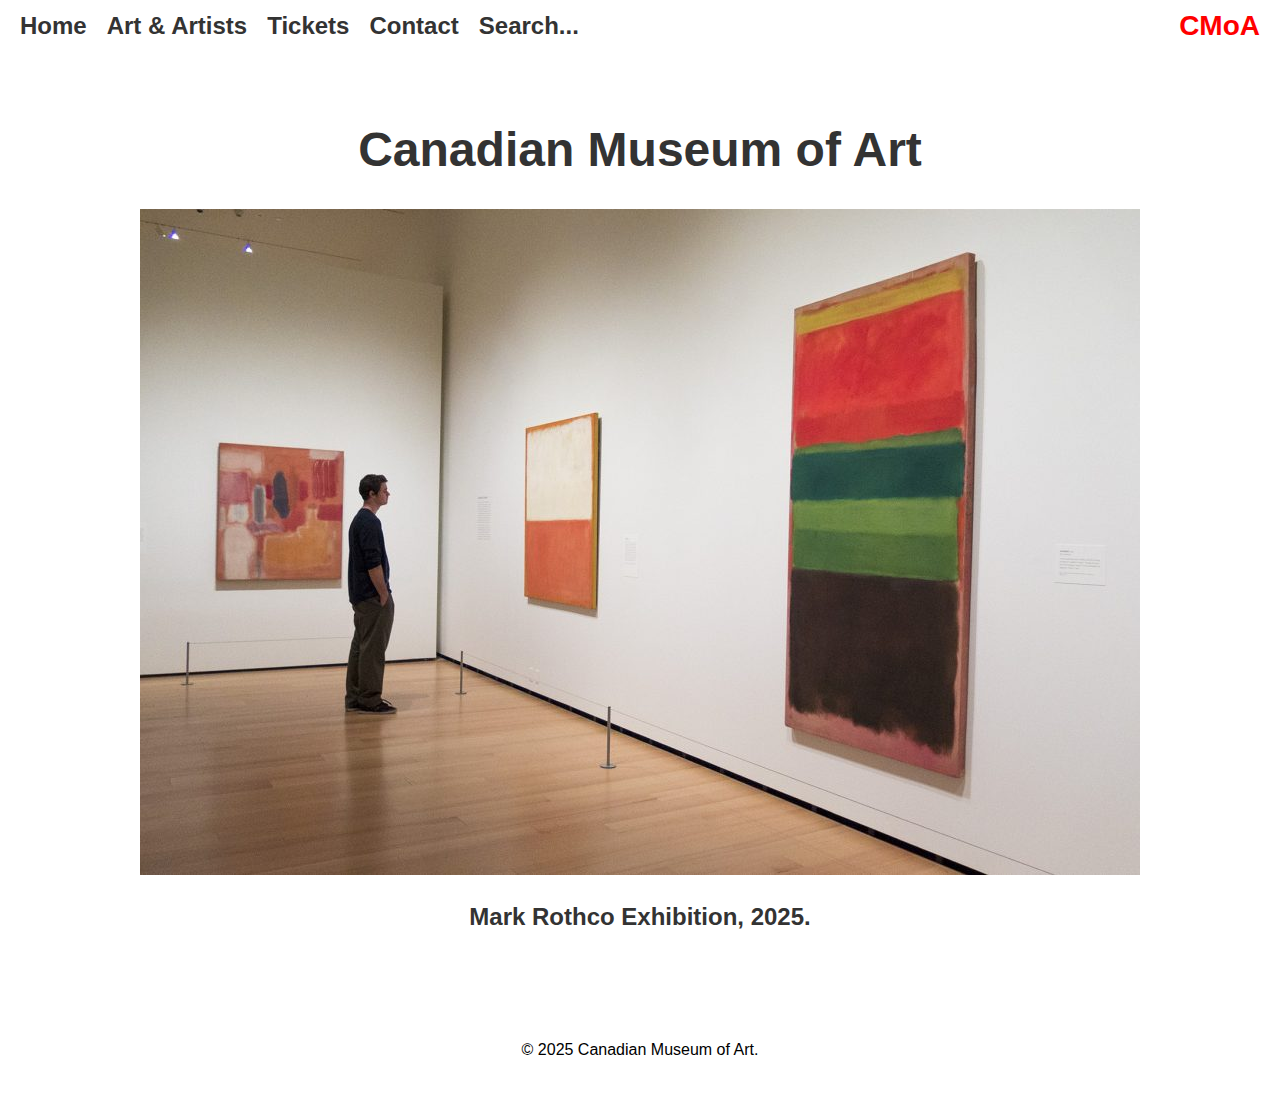
<file: index.html>
<!DOCTYPE html>
<html lang="en">
<head>
    <meta charset="UTF-8">
    <meta name="viewport" content="width=device-width, initial-scale=1.0">
    <title>Canadian Museum of Art</title>
    <link rel="stylesheet" href="styles.css">
</head>
<body>
    <header>
        <nav>
            <ul>
                <li><a href="index.html">Home</a></li>
                <li><a href="artists.html">Art & Artists</a></li>
                <li><a href="tickets.html">Tickets</a></li>
                <li><a href="contact.html">Contact</a></li>
                <li><a href="#">Search...</a></li>
            </ul>
        </nav>
        <div class="logo">CMoA</div>
    </header>

    <main>
        <h1>Canadian Museum of Art</h1>
        <div class="image-text-container">
            <img src="MarkRothco.jpg" alt="Mark Rothco Artwork" class="header-image">
            <p class="image-text">Mark Rothco Exhibition, 2025.</p>
    </main>

    <footer>
        <p>© 2025 Canadian Museum of Art. </p>
    </footer>

    <script src="script.js"></script>
</body>
</html>
</file>
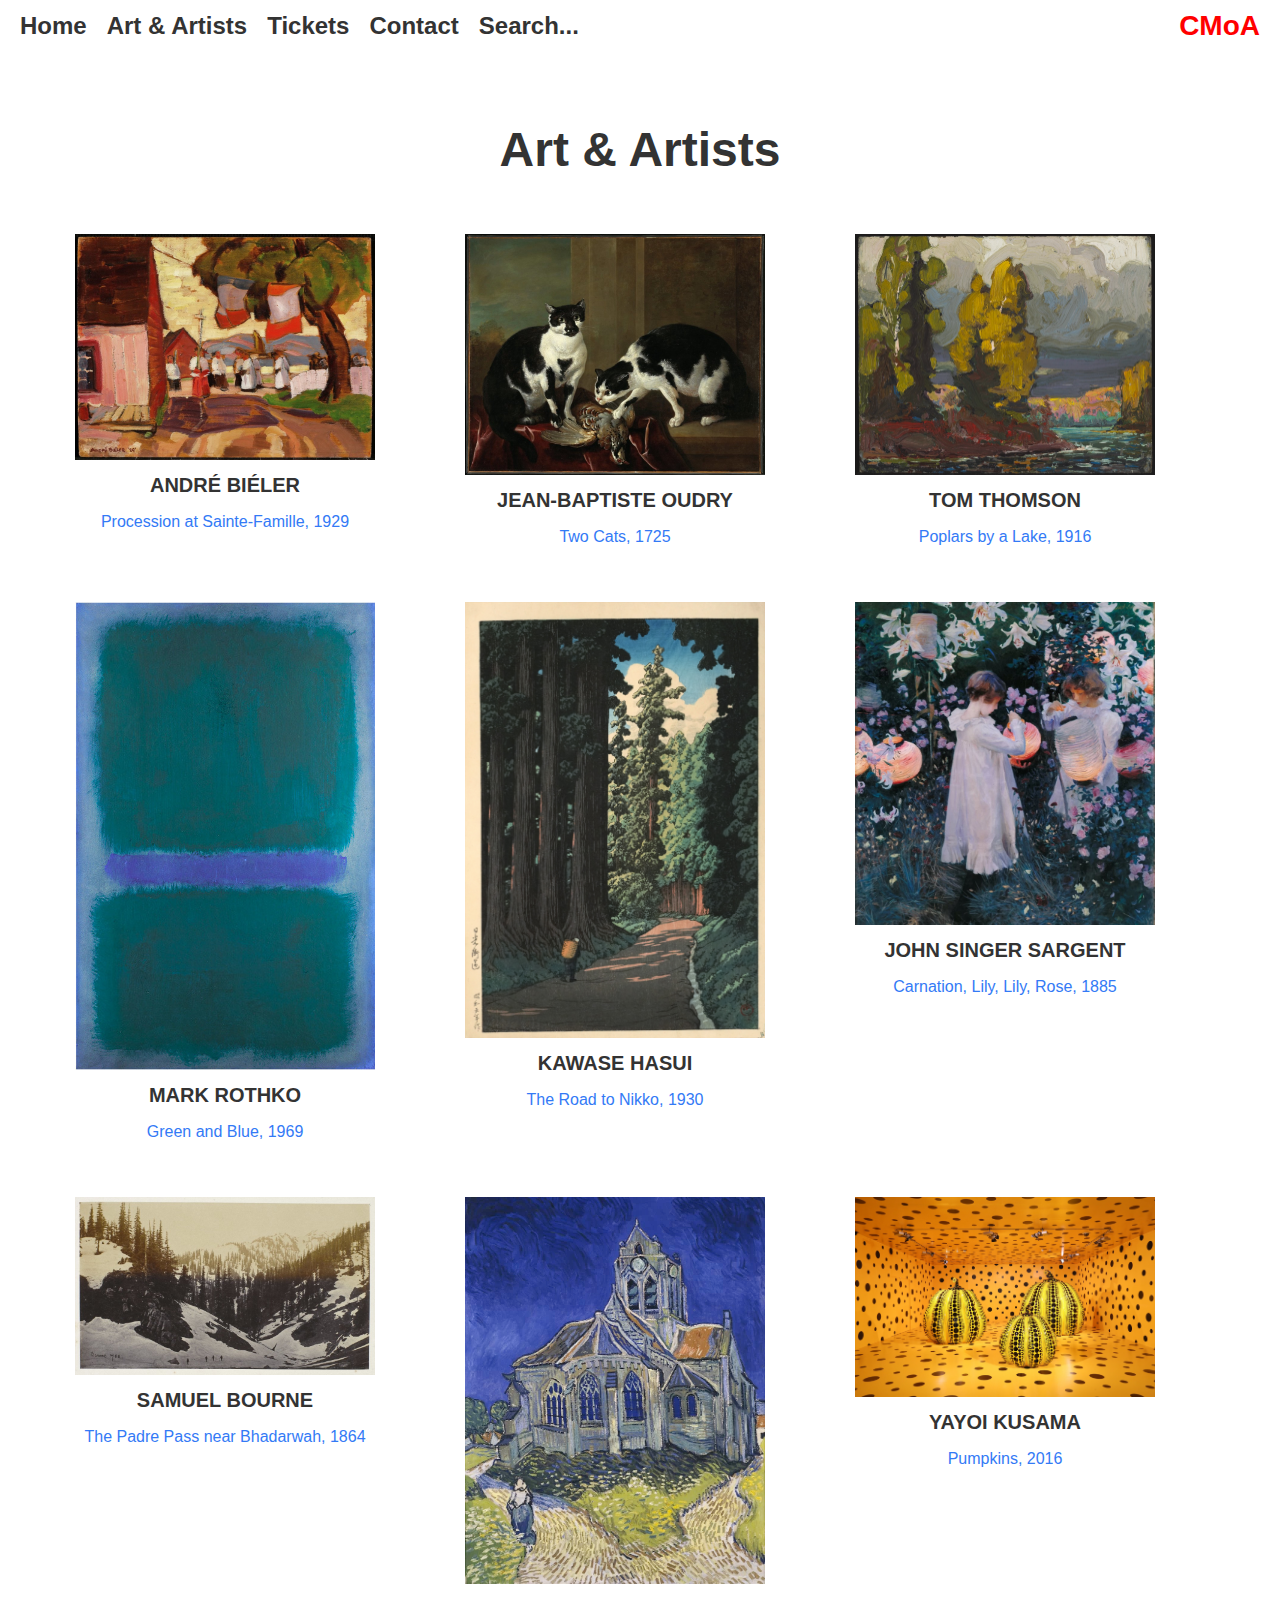
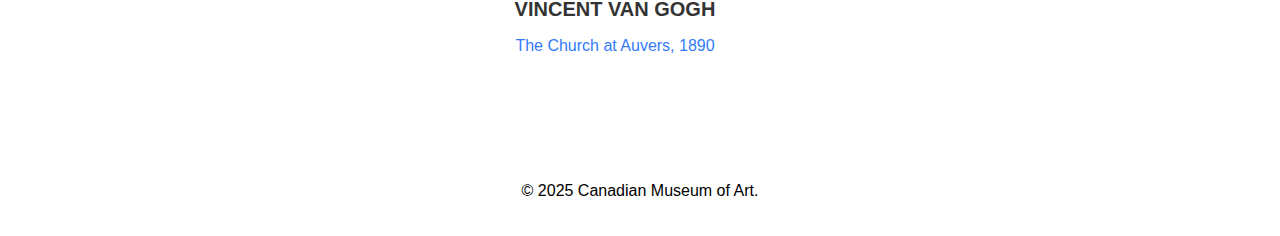
<file: artists.html>
<!DOCTYPE html>
<html lang="en">
<head>
    <meta charset="UTF-8">
    <meta name="viewport" content="width=device-width, initial-scale=1.0">
    <title>Art & Artists - Canadian Museum of Art</title>
    <link rel="stylesheet" href="styles.css">
</head>
<body>
    <header>
        <nav>
            <ul>
                <li><a href="index.html">Home</a></li>
                <li><a href="artists.html">Art & Artists</a></li>
                <li><a href="tickets.html">Tickets</a></li>
                <li><a href="contact.html">Contact</a></li>
                <li><a href="#">Search...</a></li>
            </ul>
        </nav>
        <div class="logo">CMoA</div>
    </header>

    <main>
        <h1>Art & Artists</h1>
        <div class="gallery">
            <!-- Artwork 1 -->
            <div class="artwork">
                <img src="procession.jpg" alt="Procession at Sainte-Famille" class="gallery-image">
                <div class="artwork-info">
                    <h2>ANDRÉ BIÉLER</h2>
                    <p>Procession at Sainte-Famille, 1929</p>
                </div>
            </div>

            <!-- Artwork 2 -->
            <div class="artwork">
                <img src="two-cats.jpg" alt="Two Cats" class="gallery-image">
                <div class="artwork-info">
                    <h2>JEAN-BAPTISTE OUDRY</h2>
                    <p>Two Cats, 1725</p>
                </div>
            </div>

            <!-- Artwork 3 -->
        <div class="artwork">
            <img src="poplars.jpg" alt="Poplars by a Lake" class="gallery-image">
            <div class="artwork-info">
                <h2>TOM THOMSON</h2>
                <p>Poplars by a Lake, 1916</p>
            </div>
        </div>

            <!-- Artwork 4 -->
            <div class="artwork">
                <img src="greenblue.jpg" alt="Green and Blue" class="gallery-image">
                <div class="artwork-info">
                    <h2>MARK ROTHKO</h2>
                    <p>Green and Blue, 1969</p>
                </div>
            </div>

            <!-- Artwork 5 -->
            <div class="artwork">
                <img src="nikko.jpg" alt="The Road to Nikko" class="gallery-image">
                <div class="artwork-info">
                    <h2>KAWASE HASUI</h2>
                    <p>The Road to Nikko, 1930</p>
                </div>
            </div>

            <!-- Artwork 6 -->
            <div class="artwork">
                <img src="sargent.jpg" alt="Carnation, Lily, Lily, Rose" class="gallery-image">
                <div class="artwork-info">
                    <h2>JOHN SINGER SARGENT</h2>
                    <p>Carnation, Lily, Lily, Rose, 1885</p>
                </div>
            </div>

            <!-- Artwork 7 -->
            <div class="artwork">
                <img src="pass.jpg" alt="The Padre Pass near Bhadarwah" class="gallery-image">
                <div class="artwork-info">
                    <h2>SAMUEL BOURNE</h2>
                    <p>The Padre Pass near Bhadarwah, 1864</p>
                </div>
            </div>

            <!-- Artwork 8 -->
            <div class="artwork">
                <img src="church.jpg" alt="The Church at Auvers" class="gallery-image">
                <div class="artwork-info">
                    <h2>VINCENT VAN GOGH</h2>
                    <p>The Church at Auvers, 1890</p>
                </div>
            </div>

            <!-- Artwork 9 -->
            <div class="artwork">
                <img src="yayoi.jpg" alt="Pumpkins" class="gallery-image">
                <div class="artwork-info">
                    <h2>YAYOI KUSAMA</h2>
                    <p>Pumpkins, 2016</p>
                </div>
            </div>
     
        </div>

        <!-- Lightbox Popup -->
        <div id="lightbox" class="lightbox">
            <span class="close">&times;</span>
            <img class="lightbox-content" id="lightbox-img">
            <div id="caption"></div>
        </div>
    </main>

    <footer>
        <p>© 2025 Canadian Museum of Art.</p>
    </footer>

    <script src="script.js"></script>
</body>
</html>
</file>
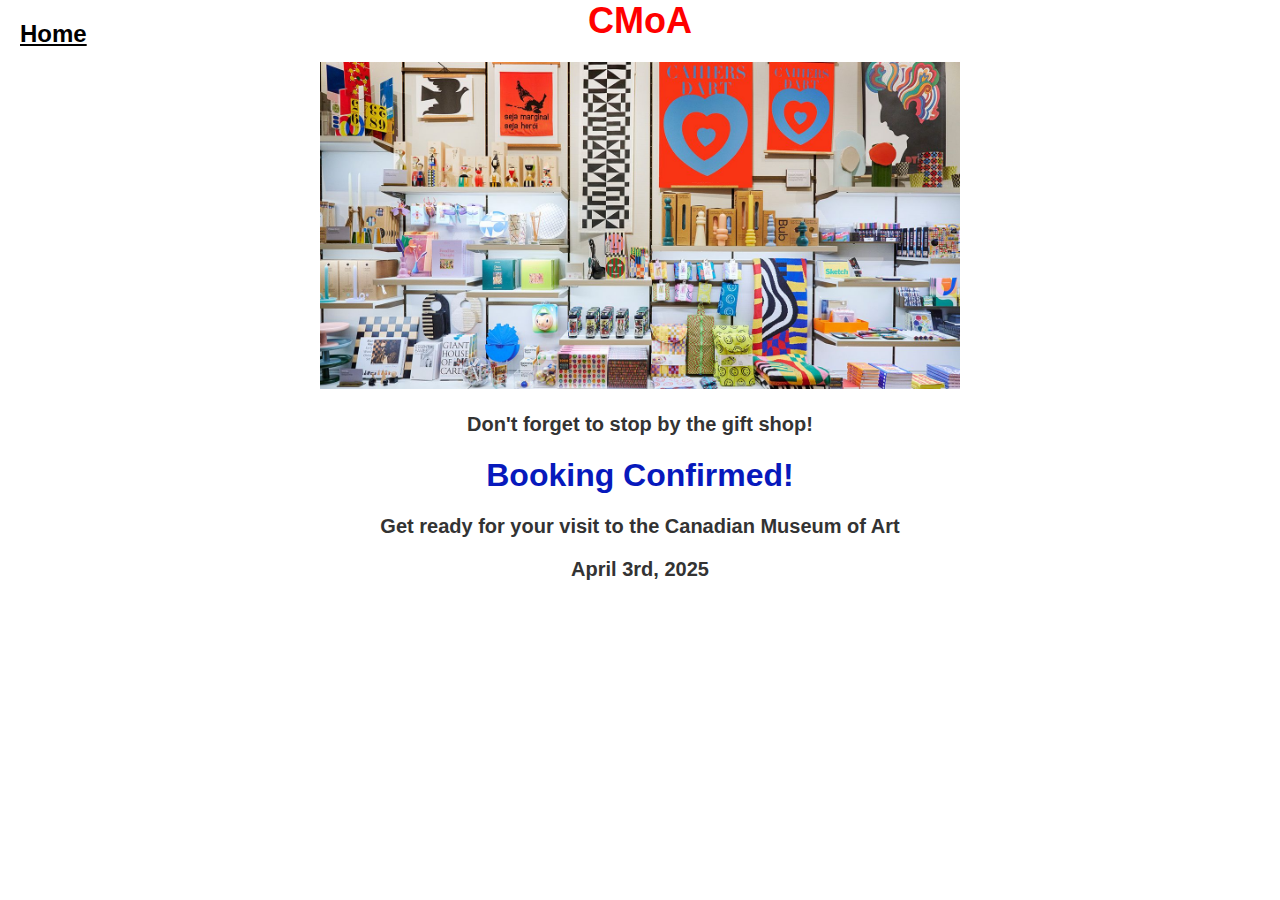
<file: confirm.html>
<!DOCTYPE html>
<html lang="en">
<head>
    <meta charset="UTF-8">
    <meta name="viewport" content="width=device-width, initial-scale=1.0">
    <title>Booking Confirmation - CMoA</title>
    <link rel="stylesheet" href="styles.css">
    <style>
        body {
            text-align: center;
        }
        .logo {
            font-size: 36px;
            font-weight: bold;
            color: red;
        }
        .confirmation-container {
            margin-top: 20px;
        }
        .confirmation-container h1 {
            font-size: 32px;
            font-weight: bold;
            color: rgb(7, 25, 188);
        }
        .confirmation-container p {
            font-size: 20px;
            font-weight: bold;
    
        }
        .email {
            color: blue;
            font-size: 18px;
            font-weight: bold;
        }
        .home-link {
            position: absolute;
            top: 20px;
            left: 20px;
            font-size: 24px;
            font-weight: bold;
            color: black;

        }
        .header-image {
            max-width: 50%; 
            height: auto;
        }
    </style>
</head>
<body>
    <a href="index.html" class="home-link">Home</a>
    <div class="logo">CMoA</div>
    <div class="confirmation-container">
        <img src="hi.jpg" alt="Salvador Dali Artwork" class="header-image">
        <p>Don't forget to stop by the gift shop!</p>
        <h1>Booking Confirmed!</h1>
        <p>Get ready for your visit to the Canadian Museum of Art</p>
        <p><strong>April 3rd, 2025</strong></p>
    </div>
</body>
</html>
</file>
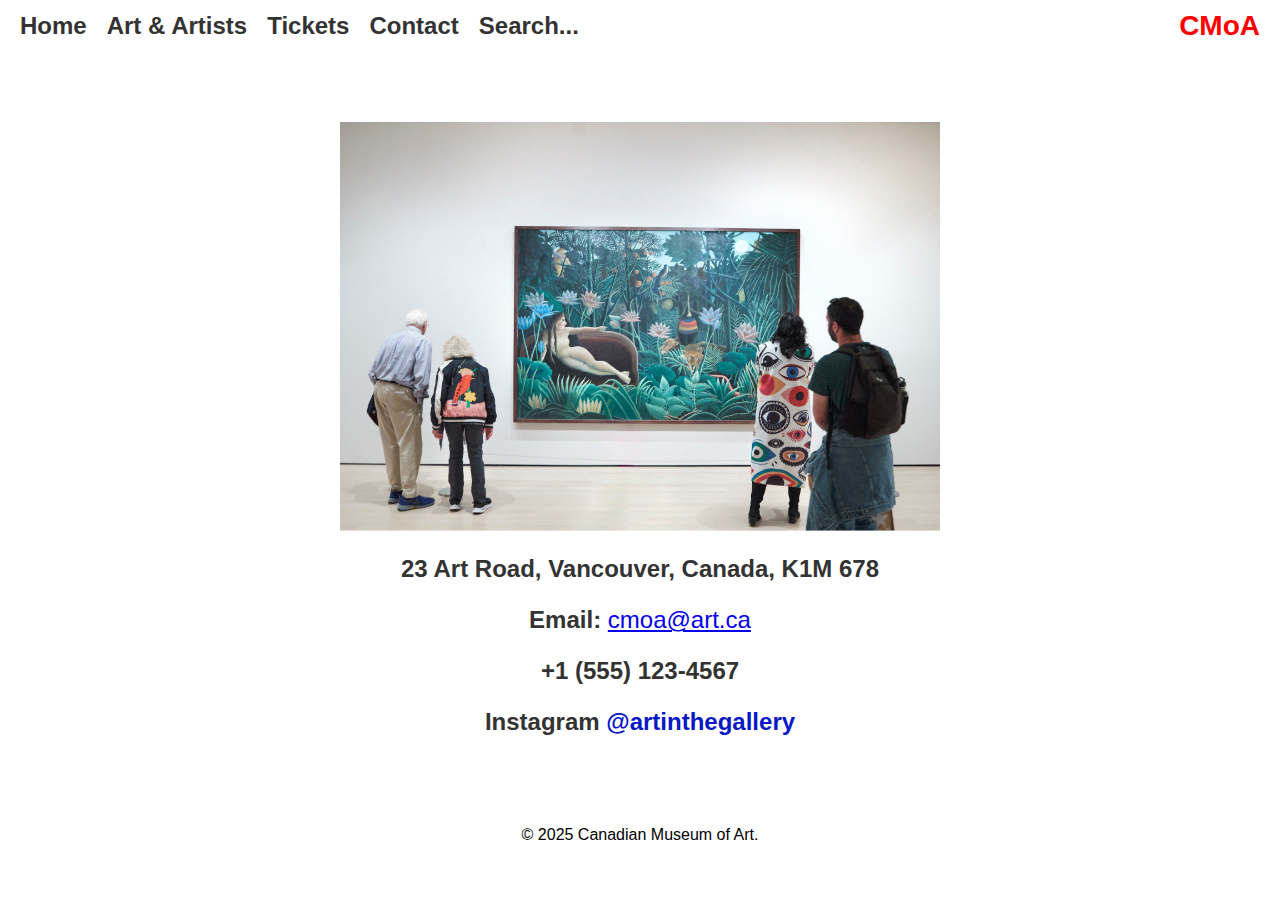
<file: contact.html>
<!DOCTYPE html>
<html lang="en">
<head>
    <meta charset="UTF-8">
    <meta name="viewport" content="width=device-width, initial-scale=1.0">
    <title>Contact - Canadian Museum of Art</title>
    <link rel="stylesheet" href="styles.css">
</head>
<body>
    <header>
        <nav>
            <ul>
                <li><a href="index.html">Home</a></li>
                <li><a href="artists.html">Art & Artists</a></li>
                <li><a href="tickets.html">Tickets</a></li>
                <li><a href="contact.html">Contact</a></li>
                <li><a href="#">Search...</a></li>
            </ul>
        </nav>
        <div class="logo">CMoA</div>
    </header>

    <main>
        <img src="moma.jpg" alt="Image" class="contact-image">

            <!-- Contact Information -->
            <div class="contact-container">
                <div><strong>23 Art Road, Vancouver, Canada, K1M 678</strong></div>
        
                <div><strong>Email:</strong> 
                <a href="mailto:cmoa@art.ca">cmoa@art.ca</a></div>
        
                <div><strong>+1 (555) 123-4567</strong></div>
        
                <div><strong>Instagram <span class="instagram-handle">@artinthegallery</span></strong></div>
            </div>
            

                
                </div>
            </div>
        </div>
    </main>

    <footer>
        <p>© 2025 Canadian Museum of Art.</p>
    </footer>

    <script src="script.js"></script>
</body>
</html>
</file>
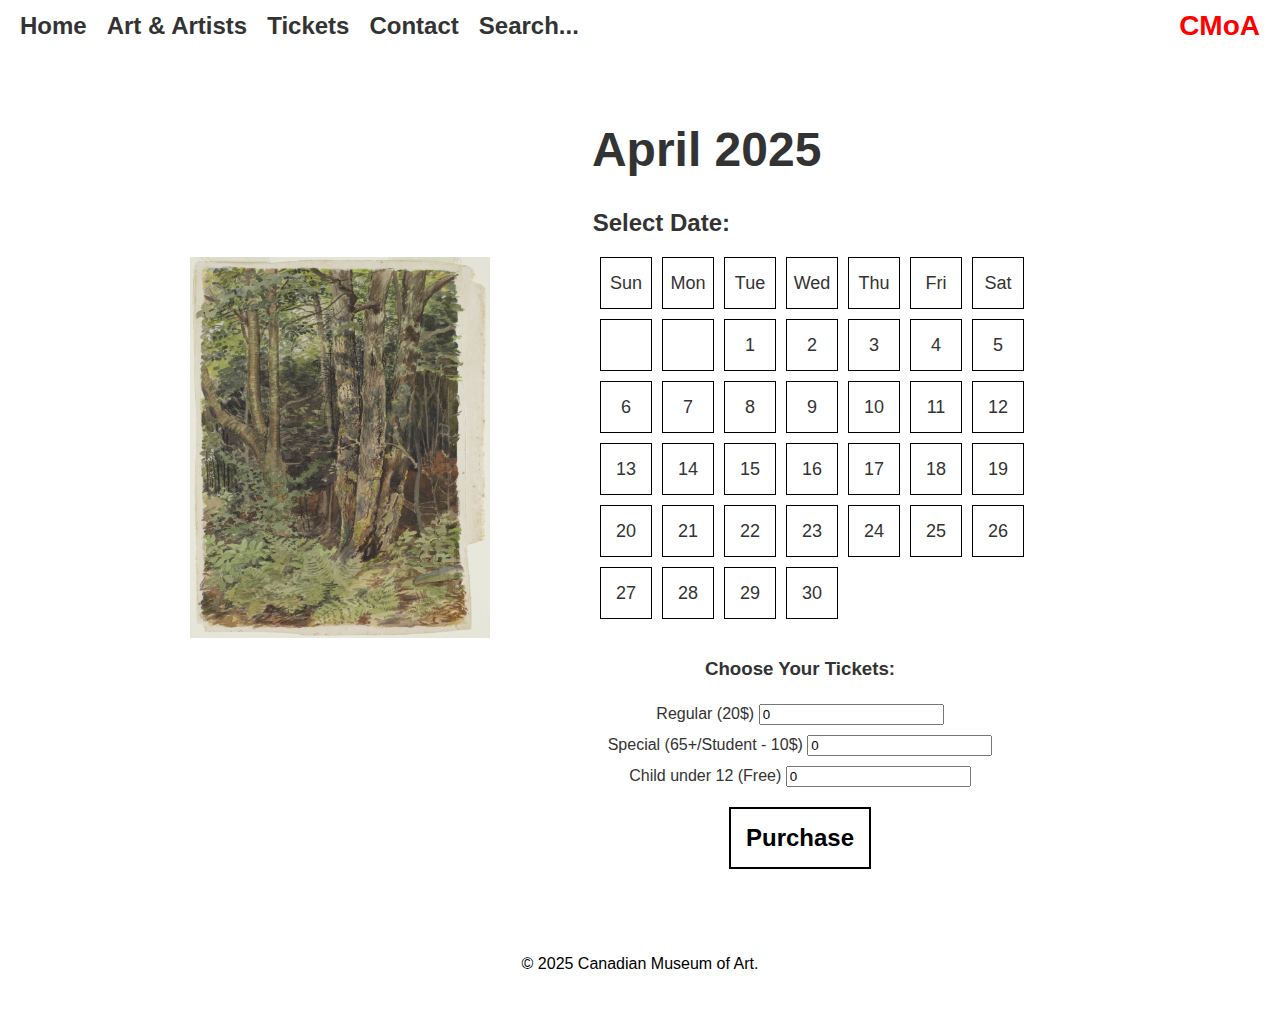
<file: tickets.html>
<!DOCTYPE html>
<html lang="en">
<head>
    <meta charset="UTF-8">
    <meta name="viewport" content="width=device-width, initial-scale=1.0">
    <title>CMoA Tickets</title>
    <link rel="stylesheet" href="styles.css">
    <style>
        .container {
            display: flex;
            justify-content: center;
            align-items: flex-start;
            gap: 20px;
            max-width: 900px;
            margin: auto;
        }
        .image-container img {
            max-width: 300px;
            height: auto;
        }
        .calendar-section {
            flex-grow: 1;
        }
        .calendar-grid {
            display: grid;
            grid-template-columns: repeat(7, 1fr);
            gap: 10px;
            max-width: 400px;
            margin: auto;
        }
        .day-label, .day, .empty {
            width: 50px;
            height: 50px;
            display: flex;
            align-items: center;
            justify-content: center;
            border: 1px solid #000;
            font-size: 18px;
        }
        .day {
            cursor: pointer;
            background-color: #fff;
        }
        .day:hover {
            background-color: #f0f0f0;
        }
        .ticket-options {
            margin-top: 20px;
        }
        .ticket-options label {
            display: block;
            margin: 5px 0;
        }
    </style>
</head>
<body>
    <header>
        <nav>
            <ul>
                <li><a href="index.html">Home</a></li>
                <li><a href="artists.html">Art & Artists</a></li>
                <li><a href="tickets.html">Tickets</a></li>
                <li><a href="contact.html">Contact</a></li>
                <li><a href="#">Search...</a></li>
            </ul>
        </nav>
        <div class="logo">CMoA</div>
    </header>

    <main>
        <h1>&ensp; &emsp;&emsp;April 2025</h1>
        <h2>&ensp; &emsp;Select Date:</h2>
        
        <div class="container">
            <div class="image-container">
                <img src="kids.jpg" alt="Museum Image">
            </div>
            
            <div class="calendar-section">
                <div class="calendar" id="calendar"></div>
                
                <div class="ticket-options">
                    <h3>Choose Your Tickets:</h3>
                    <label>Regular (20$) <input type="number" id="regular" value="0" min="0"></label>
                    <label>Special (65+/Student - 10$) <input type="number" id="special" value="0" min="0"></label>
                    <label>Child under 12 (Free) <input type="number" id="child" value="0" min="0"></label>
                    <button class="purchase-button" onclick="purchaseTickets()">Purchase</button>
                </div>
            </div>
        </div>
    </main>

    <footer>
        <p>&copy; 2025 Canadian Museum of Art.</p>
    </footer>

    <script>
        document.addEventListener("DOMContentLoaded", function() {
            const calendarContainer = document.getElementById("calendar");
            const daysInMonth = 30;
            const firstDayOffset = 2;
            
            let calendarHTML = '<div class="calendar-grid">';
            const weekDays = ["Sun", "Mon", "Tue", "Wed", "Thu", "Fri", "Sat"];
            
            calendarHTML += weekDays.map(day => `<div class="day-label">${day}</div>`).join('');
            
            for (let i = 0; i < firstDayOffset; i++) {
                calendarHTML += '<div class="empty"></div>';
            }
            
            for (let i = 1; i <= daysInMonth; i++) {
                calendarHTML += `<div class="day" onclick="selectDate(${i})">${i}</div>`;
            }
            
            calendarHTML += '</div>';
            calendarContainer.innerHTML = calendarHTML;
        });
        
        let selectedDate = null;
        
        function selectDate(day) {
            selectedDate = day;
            alert(`You selected April ${day}, 2025.`);
        }
        
        function purchaseTickets() {
            if (!selectedDate) {
            alert("Please select a date first!");
                return;
            }
            
            let regular = document.getElementById("regular").value;
            let special = document.getElementById("special").value;
            let child = document.getElementById("child").value;
            
            window.location.href = `confirm.html?date=${selectedDate}&regular=${regular}&special=${special}&child=${child}`;
        }
    </script>
</body>
</html>
</file>
<file: styles.css>
body {
    font-family: Arial, sans-serif;
    margin: 0;
    padding: 0;
    background-color: #fff;
    color: #333;
}

/* Header Styles */
header {
    background-color: #fff;
    color: #333;
    padding: 10px 20px;
    display: flex;
    justify-content: space-between;
    align-items: center;
}

header nav ul {
    list-style: none;
    margin: 0;
    padding: 0;
    display: flex;
}

header nav ul li {
    margin-right: 20px;
}

header nav ul li a {
    color: #333;
    font-size: 24px;
    text-decoration: none;
    font-weight: bold;
}

header nav ul li a:hover {
    font-size: 24px;
    text-decoration: underline;
}

.logo {
    font-size: 28px;
    font-weight: bold;
    color: #ff0000;
}

/* Main Content Styles */
main {
    padding: 50px;
    text-align: center;
}

main h1 {
    font-size: 48px;
    margin-top: 20px;
}

/* Main Image Styles */
.main-image {
    width: 100%; 
    max-width: 700px; 
    height: auto; 
    display: block; 
    margin: 0 auto; 
}

/* Text Styles */
.image-text {
    font-size: 24px; 
    font-weight: bold;
    color: #333; 
}

/* Footer Styles */
footer {
    background-color: #fff;
    color: #000;
    text-align: center;
    padding: 20px 0;
    position: relative; /* Change from fixed to relative */
    bottom: 0;
    width: 100%;
}

/* Gallery Styles */
.gallery {
    display: grid;
    grid-template-columns: repeat(3, 1fr); /* Fixed 3 columns */
    gap: 10px; /* Adds space between items */
    padding: 10px;
}

.artwork {
    background-color: #fff;
    width: 300px;
    text-align: center;
    padding: 15px;
    cursor: pointer;
}

.artwork img {
    width: 100%;
    height: auto;
}

.artwork-info h2 {
    font-size: 20px;
    margin: 10px 0;
}

.artwork-info p {
    font-size: 16px;
    color: #337af6;
}

/* Lightbox Styles */
.lightbox {
    display: none;
    position: fixed;
    z-index: 1000;
    padding-top: 60px;
    left: 0;
    top: 0;
    width: 100%;
    height: 100%;
    overflow: auto;
    background-color: rgba(0, 0, 0, 0.9);
}

.lightbox-content {
    margin: auto;
    display: block;
    max-width: 80%;
    max-height: 80%;
}

.close {
    position: absolute;
    top: 20px;
    right: 35px;
    color: #fff;
    font-size: 40px;
    font-weight: bold;
    cursor: pointer;
}

.close:hover {
    color: #ccc;
}

#caption {
    margin: auto;
    display: block;
    width: 80%;
    max-width: 700px;
    text-align: center;
    color: #fff;
    padding: 5px 0;
    font-size: 18px;
}

/* Contact Page Styles */
.contact-container {
    display: flex;
    flex-direction: column; 
    align-items: center;  
    gap: 15px; 
    margin-top: 20px; 
}

.contact-container div {
    width: 100%; 
    text-align: center; 
    font-size: 24px;
    line-height: 1.5; 
    display: block; 
}

.contact-info p {
    font-size: 24px;
    color: #333;
    margin-bottom: 20px;
    padding-bottom: 50px;  
}

/* Contact Image Styles */
.contact-image {
    width: 100%; 
    max-width: 600px; 
    height: auto; 
    display: block; 
    margin: 20px auto; 
}

.instagram-handle {
    color: rgb(8, 24, 196);
}

/* Center the ticket options and button under the calendar */
.ticket-options {
    display: flex;
    flex-direction: column;
    align-items: center; 
    margin-top: 20px; 
}

/* Style the Purchase button */
.purchase-button {
    margin-top: 15px;
    padding: 15px;
    font-size: 24px;
    font-weight: bold;
    background-color: white;
    color: black;
    border: 2px solid black;
    cursor: pointer;
    width: fit-content; 
    text-align: center;
}
</file>
